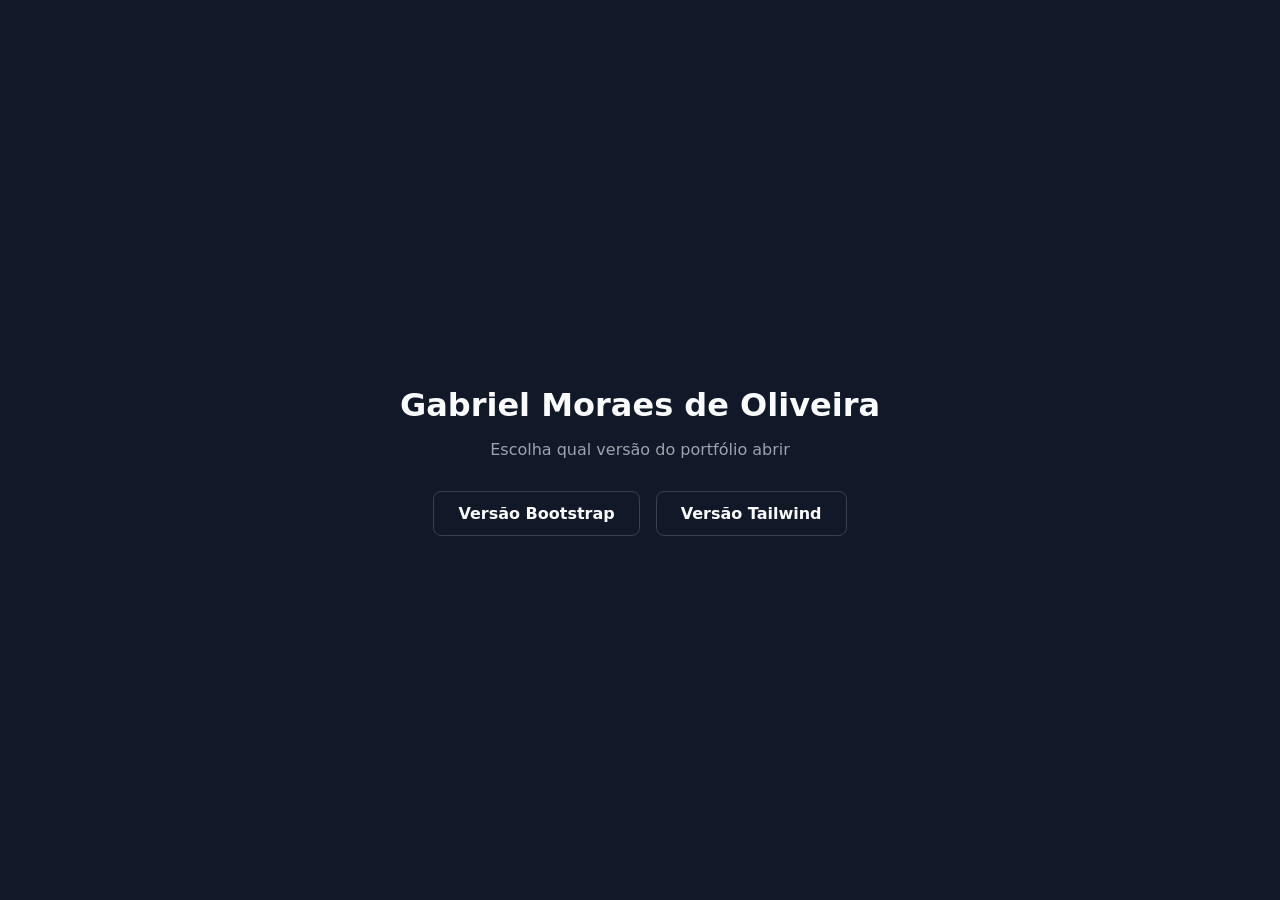
<file: index.html>
<!DOCTYPE html>
<html lang="pt-BR">
    <head>
        <meta charset="utf-8">
        <meta name="viewport" content="width=device-width, initial-scale=1.0">
        <title>Gabriel Moraes de Oliveira — Portfólio</title>
        <style>
            body {
                margin: 0;
                min-height: 100vh;
                display: flex;
                align-items: center;
                justify-content: center;
                background: #111827;
                color: #f9fafb;
                font-family: system-ui, -apple-system, "Segoe UI", sans-serif;
            }
            main {
                text-align: center;
                padding: 2rem;
            }
            h1 {
                margin-bottom: 0.5rem;
            }
            p {
                color: #9ca3af;
                margin-bottom: 2rem;
            }
            .links {
                display: flex;
                gap: 1rem;
                justify-content: center;
                flex-wrap: wrap;
            }
            .links a {
                display: inline-flex;
                align-items: center;
                gap: 0.5rem;
                padding: 0.75rem 1.5rem;
                border-radius: 0.5rem;
                text-decoration: none;
                font-weight: 600;
                border: 1px solid #374151;
                color: #f9fafb;
                transition: background 0.15s ease;
            }
            .links a:hover {
                background: #1f2937;
            }
        </style>
    </head>
    <body>
        <main>
            <h1>Gabriel Moraes de Oliveira</h1>
            <p>Escolha qual versão do portfólio abrir</p>
            <div class="links">
                <a href="bootstrap/index.html">Versão Bootstrap</a>
                <a href="tailwind/index.html">Versão Tailwind</a>
            </div>
        </main>
    </body>
</html>
</file>
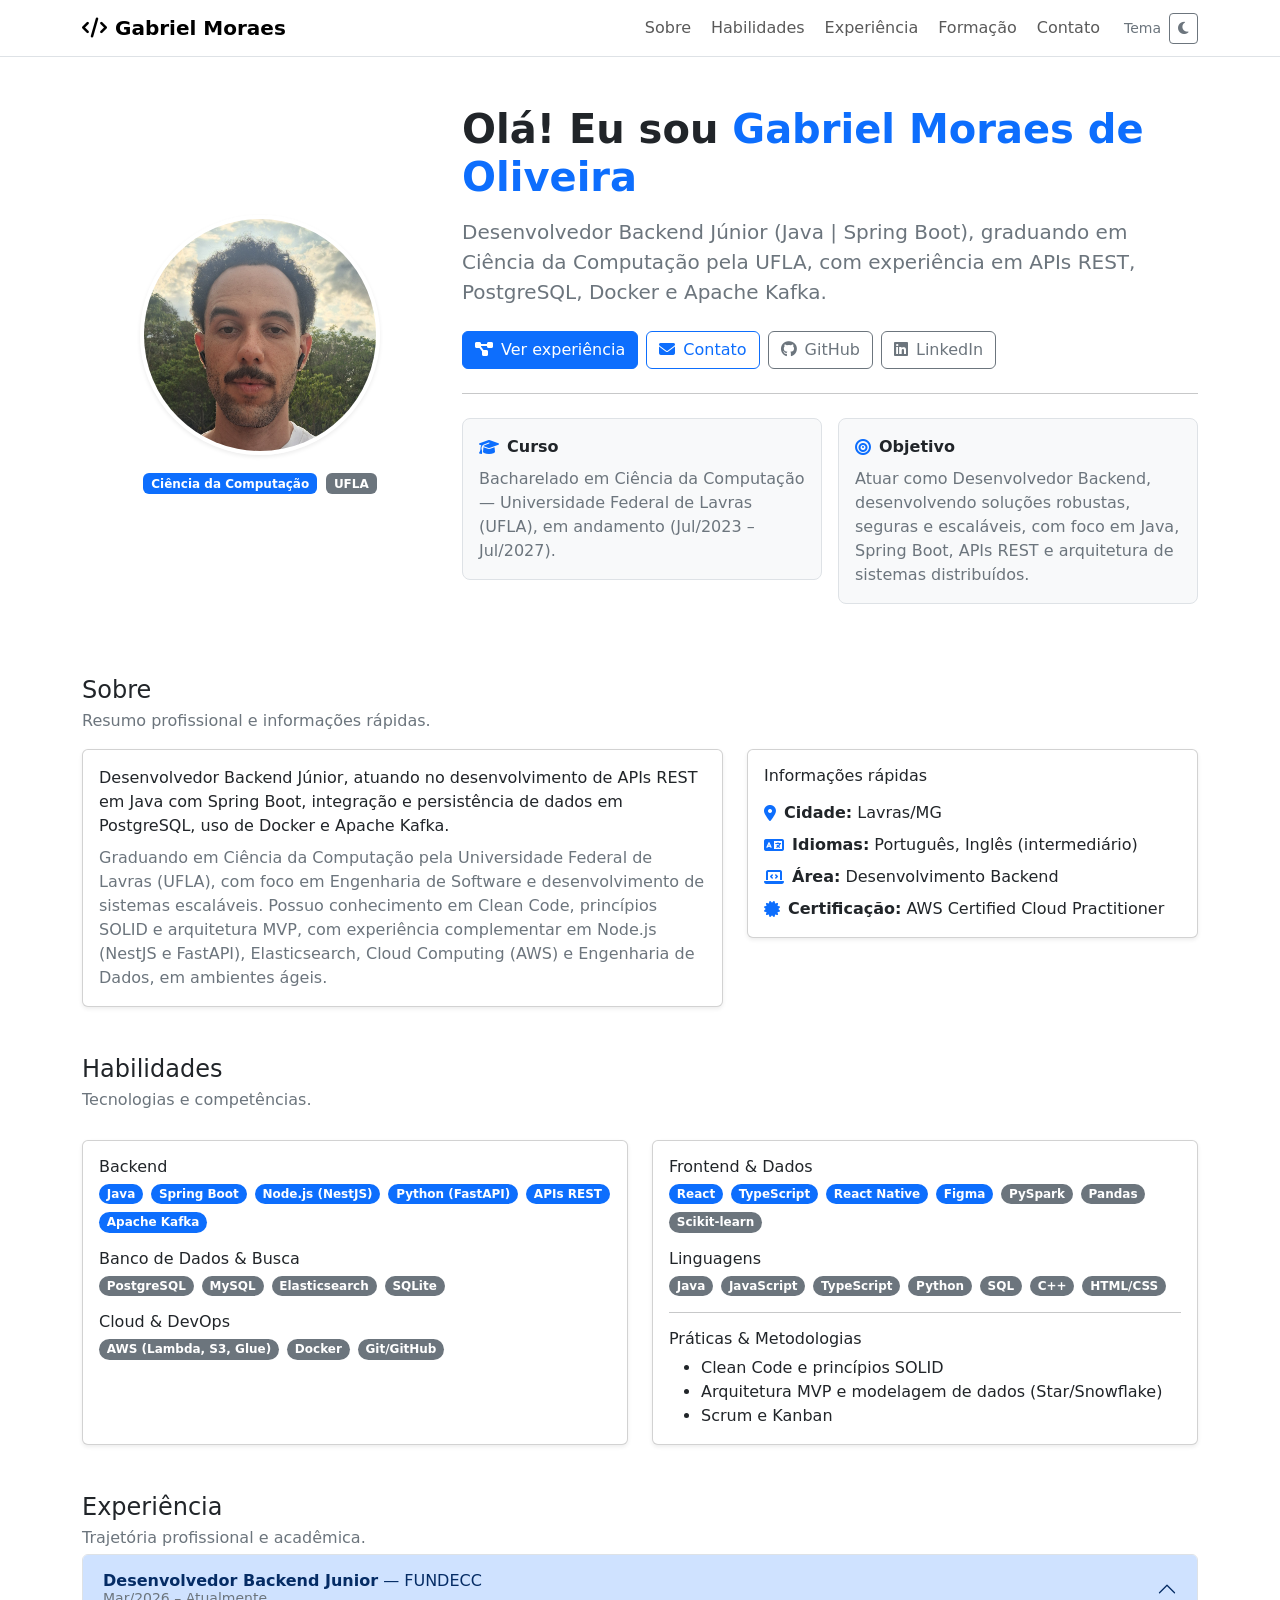
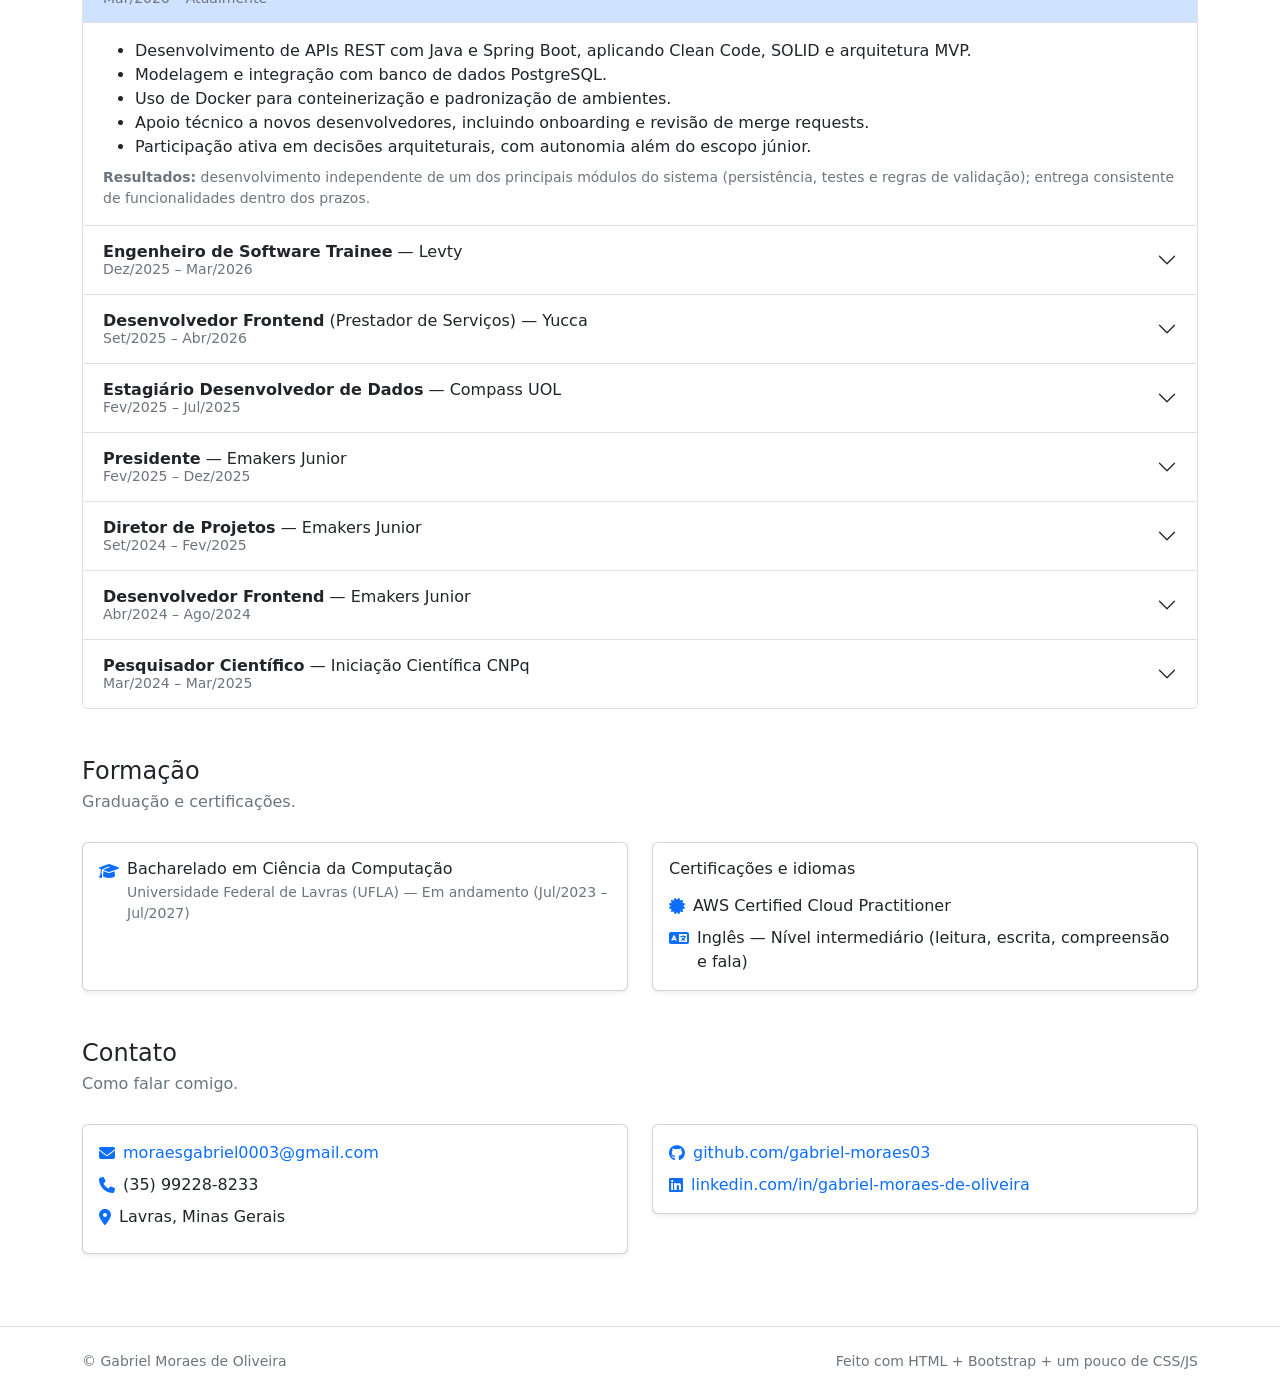
<file: bootstrap/index.html>
<!DOCTYPE html>
<html lang="pt-BR" data-bs-theme="light">
    <head>
        <meta charset="utf-8">
        <meta name="viewport" content="width=device-width, initial-scale=1.0">
        <title>Gabriel Moraes de Oliveira</title>

        <!-- Bootstrap 5 (CSS) -->
        <link href="https://cdn.jsdelivr.net/npm/bootstrap@5.3.3/dist/css/bootstrap.min.css" rel="stylesheet">

        <!-- Font Awesome (ícones) -->
        <link rel="stylesheet" href="https://cdnjs.cloudflare.com/ajax/libs/font-awesome/6.5.0/css/all.min.css">

        <!-- CSS do projeto (externo) -->
        <link rel="stylesheet" href="assets/css/styles.css">
    </head>
    <body class="bg-body">
        <!-- Navbar -->
        <nav class="navbar navbar-expand-lg border-bottom bg-body sticky-top">
            <div class="container">
                <a class="navbar-brand fw-semibold" href="#top">
                    <i class="fa-solid fa-code me-2"></i>Gabriel Moraes
                </a>
                <button class="navbar-toggler" type="button" data-bs-toggle="collapse" data-bs-target="#navContent">
                    <span class="navbar-toggler-icon"></span>
                </button>
                <div class="collapse navbar-collapse" id="navContent">
                    <ul class="navbar-nav ms-auto gap-lg-1">
                        <li class="nav-item"><a class="nav-link" href="#sobre">Sobre</a></li>
                        <li class="nav-item"><a class="nav-link" href="#habilidades">Habilidades</a></li>
                        <li class="nav-item"><a class="nav-link" href="#experiencia">Experiência</a></li>
                        <li class="nav-item"><a class="nav-link" href="#formacao">Formação</a></li>
                        <li class="nav-item"><a class="nav-link" href="#contato">Contato</a></li>
                    </ul>
                    <div class="ms-lg-3 d-flex align-items-center gap-2 py-2 py-lg-0">
                        <span class="small text-secondary d-none d-lg-inline">Tema</span>
                        <button id="themeToggle" class="btn btn-outline-secondary btn-sm" type="button">
                            <i class="fa-solid fa-moon"></i>
                        </button>
                    </div>
                </div>
            </div>
        </nav>

        <!-- Header / Informações Básicas -->
        <header id="top" class="py-5">
            <div class="container">
                <div class="row align-items-center g-4">
                    <div class="col-12 col-lg-4 text-center">
                        <img class="profile-img shadow-sm" src="assets/img/20260913_163206.jpg.jpeg" alt="Foto de perfil de Gabriel Moraes">
                        <div class="mt-3">
                            <span class="badge text-bg-primary me-1">Ciência da Computação</span>
                            <span class="badge text-bg-secondary">UFLA</span>
                        </div>
                    </div>
                    <div class="col-12 col-lg-8">
                        <h1 class="display-6 fw-semibold mb-3">
                            Olá! Eu sou <span class="text-primary">Gabriel Moraes de Oliveira</span>
                        </h1>
                        <p class="lead text-secondary mb-4">
                            Desenvolvedor Backend Júnior (Java | Spring Boot), graduando em Ciência da Computação pela UFLA,
                            com experiência em APIs REST, PostgreSQL, Docker e Apache Kafka.
                        </p>
                        <div class="d-flex flex-wrap gap-2">
                            <a class="btn btn-primary" href="#experiencia">
                                <i class="fa-solid fa-diagram-project me-2"></i>Ver experiência
                            </a>
                            <a class="btn btn-outline-primary" href="#contato">
                                <i class="fa-solid fa-envelope me-2"></i>Contato
                            </a>
                            <a class="btn btn-outline-secondary" href="https://github.com/gabriel-moraes03" target="_blank">
                                <i class="fa-brands fa-github me-2"></i>GitHub
                            </a>
                            <a class="btn btn-outline-secondary" href="https://www.linkedin.com/in/gabriel-moraes-de-oliveira" target="_blank">
                                <i class="fa-brands fa-linkedin me-2"></i>LinkedIn
                            </a>
                        </div>
                        <hr class="my-4">
                        <div class="row g-3">
                            <div class="col-12 col-md-6">
                                <div class="p-3 rounded-3 border bg-body-tertiary">
                                    <div class="d-flex align-items-center gap-2 mb-2">
                                        <i class="fa-solid fa-graduation-cap text-primary"></i>
                                        <strong>Curso</strong>
                                    </div>
                                    <p class="mb-0 text-secondary">
                                        Bacharelado em Ciência da Computação — Universidade Federal de Lavras (UFLA), em andamento (Jul/2023 – Jul/2027).
                                    </p>
                                </div>
                            </div>
                            <div class="col-12 col-md-6">
                                <div class="p-3 rounded-3 border bg-body-tertiary">
                                    <div class="d-flex align-items-center gap-2 mb-2">
                                        <i class="fa-solid fa-bullseye text-primary"></i>
                                        <strong>Objetivo</strong>
                                    </div>
                                    <p class="mb-0 text-secondary">
                                        Atuar como Desenvolvedor Backend, desenvolvendo soluções robustas, seguras e escaláveis, com foco em Java, Spring Boot, APIs REST e arquitetura de sistemas distribuídos.
                                    </p>
                                </div>
                            </div>
                        </div>
                    </div>
                </div>
            </div>
        </header>

        <main class="pb-5">
            <!-- Sobre -->
            <section id="sobre" class="py-4">
                <div class="container">
                    <div class="mb-3">
                        <h2 class="h4 mb-1">Sobre</h2>
                        <p class="text-secondary mb-0">Resumo profissional e informações rápidas.</p>
                    </div>
                    <div class="row g-4">
                        <div class="col-12 col-lg-7">
                            <div class="card shadow-sm">
                                <div class="card-body">
                                    <p class="mb-2">
                                        Desenvolvedor Backend Júnior, atuando no desenvolvimento de APIs REST em Java com Spring Boot,
                                        integração e persistência de dados em PostgreSQL, uso de Docker e Apache Kafka.
                                    </p>
                                    <p class="mb-0 text-secondary">
                                        Graduando em Ciência da Computação pela Universidade Federal de Lavras (UFLA), com foco em Engenharia
                                        de Software e desenvolvimento de sistemas escaláveis. Possuo conhecimento em Clean Code, princípios
                                        SOLID e arquitetura MVP, com experiência complementar em Node.js (NestJS e FastAPI), Elasticsearch,
                                        Cloud Computing (AWS) e Engenharia de Dados, em ambientes ágeis.
                                    </p>
                                </div>
                            </div>
                        </div>
                        <div class="col-12 col-lg-5">
                            <div class="card shadow-sm">
                                <div class="card-body">
                                    <h3 class="h6 mb-3">Informações rápidas</h3>
                                    <ul class="list-unstyled mb-0">
                                        <li class="d-flex gap-2 mb-2">
                                            <i class="fa-solid fa-location-dot text-primary mt-1"></i>
                                            <div><strong>Cidade:</strong> Lavras/MG</div>
                                        </li>
                                        <li class="d-flex gap-2 align-items-start mb-2">
                                            <i class="fa-solid fa-language mt-1 text-primary"></i>
                                            <div><strong>Idiomas:</strong> Português, Inglês (intermediário)</div>
                                        </li>
                                        <li class="d-flex gap-2 align-items-start mb-2">
                                            <i class="fa-solid fa-laptop-code text-primary mt-1"></i>
                                            <div><strong>Área:</strong> Desenvolvimento Backend</div>
                                        </li>
                                        <li class="d-flex gap-2">
                                            <i class="fa-solid fa-certificate text-primary mt-1"></i>
                                            <div><strong>Certificação:</strong> AWS Certified Cloud Practitioner</div>
                                        </li>
                                    </ul>
                                </div>
                            </div>
                        </div>
                    </div>
                </div>
            </section>
            <!-- Habilidades -->
            <section id="habilidades" class="py-4">
                <div class="container">
                    <div class="section-title">
                        <h2 class="h4 mb-1">Habilidades</h2>
                        <p class="text-secondary mb-0">Tecnologias e competências.</p>
                    </div>
                    <div class="row g-4 mt-1">
                        <div class="col-12 col-lg-6">
                            <div class="card shadow-sm h-100">
                                <div class="card-body">
                                    <h3 class="h6">Backend</h3>
                                    <div class="d-flex flex-wrap gap-2 mb-3">
                                        <span class="badge rounded-pill text-bg-primary">Java</span>
                                        <span class="badge rounded-pill text-bg-primary">Spring Boot</span>
                                        <span class="badge rounded-pill text-bg-primary">Node.js (NestJS)</span>
                                        <span class="badge rounded-pill text-bg-primary">Python (FastAPI)</span>
                                        <span class="badge rounded-pill text-bg-primary">APIs REST</span>
                                        <span class="badge rounded-pill text-bg-primary">Apache Kafka</span>
                                    </div>
                                    <h3 class="h6">Banco de Dados &amp; Busca</h3>
                                    <div class="d-flex flex-wrap gap-2 mb-3">
                                        <span class="badge rounded-pill text-bg-secondary">PostgreSQL</span>
                                        <span class="badge rounded-pill text-bg-secondary">MySQL</span>
                                        <span class="badge rounded-pill text-bg-secondary">Elasticsearch</span>
                                        <span class="badge rounded-pill text-bg-secondary">SQLite</span>
                                    </div>
                                    <h3 class="h6">Cloud &amp; DevOps</h3>
                                    <div class="d-flex flex-wrap gap-2">
                                        <span class="badge rounded-pill text-bg-secondary">AWS (Lambda, S3, Glue)</span>
                                        <span class="badge rounded-pill text-bg-secondary">Docker</span>
                                        <span class="badge rounded-pill text-bg-secondary">Git/GitHub</span>
                                    </div>
                                </div>
                            </div>
                        </div>
                        <div class="col-12 col-lg-6">
                            <div class="card shadow-sm h-100">
                                <div class="card-body">
                                    <h3 class="h6">Frontend &amp; Dados</h3>
                                    <div class="d-flex flex-wrap gap-2 mb-3">
                                        <span class="badge rounded-pill text-bg-primary">React</span>
                                        <span class="badge rounded-pill text-bg-primary">TypeScript</span>
                                        <span class="badge rounded-pill text-bg-primary">React Native</span>
                                        <span class="badge rounded-pill text-bg-primary">Figma</span>
                                        <span class="badge rounded-pill text-bg-secondary">PySpark</span>
                                        <span class="badge rounded-pill text-bg-secondary">Pandas</span>
                                        <span class="badge rounded-pill text-bg-secondary">Scikit-learn</span>
                                    </div>
                                    <h3 class="h6">Linguagens</h3>
                                    <div class="d-flex flex-wrap gap-2 mb-3">
                                        <span class="badge rounded-pill text-bg-secondary">Java</span>
                                        <span class="badge rounded-pill text-bg-secondary">JavaScript</span>
                                        <span class="badge rounded-pill text-bg-secondary">TypeScript</span>
                                        <span class="badge rounded-pill text-bg-secondary">Python</span>
                                        <span class="badge rounded-pill text-bg-secondary">SQL</span>
                                        <span class="badge rounded-pill text-bg-secondary">C++</span>
                                        <span class="badge rounded-pill text-bg-secondary">HTML/CSS</span>
                                    </div>
                                    <hr>
                                    <h3 class="h6">Práticas &amp; Metodologias</h3>
                                    <ul class="mb-0">
                                        <li>Clean Code e princípios SOLID</li>
                                        <li>Arquitetura MVP e modelagem de dados (Star/Snowflake)</li>
                                        <li>Scrum e Kanban</li>
                                    </ul>
                                </div>
                            </div>
                        </div>
                    </div>
                </div>
            </section>
            <!-- Experiência -->
            <section id="experiencia" class="py-4">
                <div class="container">
                    <div class="section-title">
                        <h2 class="h4 mb-1">Experiência</h2>
                        <p class="text-secondary mb-0">Trajetória profissional e acadêmica.</p>
                    </div>
                    <div class="accordion mt-1" id="experienciaAccordion">
                        <div class="accordion-item">
                            <h3 class="accordion-header">
                                <button class="accordion-button" type="button" data-bs-toggle="collapse" data-bs-target="#exp1">
                                    <div>
                                        <strong>Desenvolvedor Backend Junior</strong> — FUNDECC
                                        <div class="small text-secondary">Mar/2026 – Atualmente</div>
                                    </div>
                                </button>
                            </h3>
                            <div id="exp1" class="accordion-collapse collapse show" data-bs-parent="#experienciaAccordion">
                                <div class="accordion-body">
                                    <ul class="mb-2">
                                        <li>Desenvolvimento de APIs REST com Java e Spring Boot, aplicando Clean Code, SOLID e arquitetura MVP.</li>
                                        <li>Modelagem e integração com banco de dados PostgreSQL.</li>
                                        <li>Uso de Docker para conteinerização e padronização de ambientes.</li>
                                        <li>Apoio técnico a novos desenvolvedores, incluindo onboarding e revisão de merge requests.</li>
                                        <li>Participação ativa em decisões arquiteturais, com autonomia além do escopo júnior.</li>
                                    </ul>
                                    <p class="mb-0 text-secondary small"><strong>Resultados:</strong> desenvolvimento independente de um dos principais módulos do sistema (persistência, testes e regras de validação); entrega consistente de funcionalidades dentro dos prazos.</p>
                                </div>
                            </div>
                        </div>
                        <div class="accordion-item">
                            <h3 class="accordion-header">
                                <button class="accordion-button collapsed" type="button" data-bs-toggle="collapse" data-bs-target="#exp2">
                                    <div>
                                        <strong>Engenheiro de Software Trainee</strong> — Levty
                                        <div class="small text-secondary">Dez/2025 – Mar/2026</div>
                                    </div>
                                </button>
                            </h3>
                            <div id="exp2" class="accordion-collapse collapse" data-bs-parent="#experienciaAccordion">
                                <div class="accordion-body">
                                    <ul class="mb-2">
                                        <li>Atuação consultiva junto a clientes e stakeholders, levantamento de requisitos e análise de negócios.</li>
                                        <li>Desenvolvimento e customização de soluções na plataforma SYDLE ONE (JavaScript, Elasticsearch, APIs REST).</li>
                                        <li>Interface entre as áreas de negócio e desenvolvimento.</li>
                                    </ul>
                                    <p class="mb-0 text-secondary small"><strong>Resultados:</strong> desenvolvimento independente de uma POC para um projeto recém-iniciado, um mês após entrada no time.</p>
                                </div>
                            </div>
                        </div>
                        <div class="accordion-item">
                            <h3 class="accordion-header">
                                <button class="accordion-button collapsed" type="button" data-bs-toggle="collapse" data-bs-target="#exp3">
                                    <div>
                                        <strong>Desenvolvedor Frontend</strong> (Prestador de Serviços) — Yucca
                                        <div class="small text-secondary">Set/2025 – Abr/2026</div>
                                    </div>
                                </button>
                            </h3>
                            <div id="exp3" class="accordion-collapse collapse" data-bs-parent="#experienciaAccordion">
                                <div class="accordion-body">
                                    <ul class="mb-2">
                                        <li>Desenvolvimento e evolução de interfaces em React e TypeScript, como único desenvolvedor frontend da startup.</li>
                                        <li>Participação em todo o ciclo do produto, da concepção à integração com APIs.</li>
                                        <li>Uso estratégico de IA (Claude) para acelerar entregas e manter código limpo e escalável.</li>
                                    </ul>
                                    <p class="mb-0 text-secondary small"><strong>Resultados:</strong> desenvolvimento completo da primeira versão do projeto do principal cliente da empresa.</p>
                                </div>
                            </div>
                        </div>
                        <div class="accordion-item">
                            <h3 class="accordion-header">
                                <button class="accordion-button collapsed" type="button" data-bs-toggle="collapse" data-bs-target="#exp4">
                                    <div>
                                        <strong>Estagiário Desenvolvedor de Dados</strong> — Compass UOL
                                        <div class="small text-secondary">Fev/2025 – Jul/2025</div>
                                    </div>
                                </button>
                            </h3>
                            <div id="exp4" class="accordion-collapse collapse" data-bs-parent="#experienciaAccordion">
                                <div class="accordion-body">
                                    <ul class="mb-2">
                                        <li>Desenvolvimento de pipelines de ETL com Python, SQL e PySpark.</li>
                                        <li>Modelagem de Data Warehouses (Star Schema e Snowflake).</li>
                                        <li>Análises exploratórias com Pandas e NumPy e visualizações com AWS QuickSight.</li>
                                        <li>Implementação de arquiteturas serverless na AWS (Glue, Lambda, S3).</li>
                                    </ul>
                                </div>
                            </div>
                        </div>
                        <div class="accordion-item">
                            <h3 class="accordion-header">
                                <button class="accordion-button collapsed" type="button" data-bs-toggle="collapse" data-bs-target="#exp5">
                                    <div>
                                        <strong>Presidente</strong> — Emakers Junior
                                        <div class="small text-secondary">Fev/2025 – Dez/2025</div>
                                    </div>
                                </button>
                            </h3>
                            <div id="exp5" class="accordion-collapse collapse" data-bs-parent="#experienciaAccordion">
                                <div class="accordion-body">
                                    <ul class="mb-2">
                                        <li>Liderança estratégica e institucional, planejamento e relacionamento com clientes e parceiros.</li>
                                        <li>Supervisão técnica do desenvolvimento com Java e Spring Boot.</li>
                                        <li>Organização da 7ª Semana de Tecnologia da Informação (SE7I) da UFLA, liderando equipe de mais de 90 pessoas.</li>
                                    </ul>
                                    <p class="mb-0 text-secondary small"><strong>Resultados:</strong> expansão da empresa júnior de 20 para 47 membros; SE7I com cerca de 200 participantes, gerando contratações.</p>
                                </div>
                            </div>
                        </div>
                        <div class="accordion-item">
                            <h3 class="accordion-header">
                                <button class="accordion-button collapsed" type="button" data-bs-toggle="collapse" data-bs-target="#exp6">
                                    <div>
                                        <strong>Diretor de Projetos</strong> — Emakers Junior
                                        <div class="small text-secondary">Set/2024 – Fev/2025</div>
                                    </div>
                                </button>
                            </h3>
                            <div id="exp6" class="accordion-collapse collapse" data-bs-parent="#experienciaAccordion">
                                <div class="accordion-body">
                                    <ul class="mb-0">
                                        <li>Gestão de projetos e supervisão de squads de desenvolvimento.</li>
                                        <li>Arquitetura de soluções e levantamento de requisitos junto a clientes.</li>
                                        <li>Apoio comercial em negociações e mentoria técnica de desenvolvedores.</li>
                                    </ul>
                                </div>
                            </div>
                        </div>
                        <div class="accordion-item">
                            <h3 class="accordion-header">
                                <button class="accordion-button collapsed" type="button" data-bs-toggle="collapse" data-bs-target="#exp7">
                                    <div>
                                        <strong>Desenvolvedor Frontend</strong> — Emakers Junior
                                        <div class="small text-secondary">Abr/2024 – Ago/2024</div>
                                    </div>
                                </button>
                            </h3>
                            <div id="exp7" class="accordion-collapse collapse" data-bs-parent="#experienciaAccordion">
                                <div class="accordion-body">
                                    <ul class="mb-0">
                                        <li>Desenvolvimento de interfaces responsivas em React, com foco em UX/UI.</li>
                                        <li>Implementação de layouts a partir de protótipos no Figma.</li>
                                        <li>Colaboração com equipes multidisciplinares.</li>
                                    </ul>
                                </div>
                            </div>
                        </div>
                        <div class="accordion-item">
                            <h3 class="accordion-header">
                                <button class="accordion-button collapsed" type="button" data-bs-toggle="collapse" data-bs-target="#exp8">
                                    <div>
                                        <strong>Pesquisador Científico</strong> — Iniciação Científica CNPq
                                        <div class="small text-secondary">Mar/2024 – Mar/2025</div>
                                    </div>
                                </button>
                            </h3>
                            <div id="exp8" class="accordion-collapse collapse" data-bs-parent="#experienciaAccordion">
                                <div class="accordion-body">
                                    <ul class="mb-2">
                                        <li>Análise e processamento de dados com Python, Pandas, NumPy e Matplotlib.</li>
                                        <li>Implementação e avaliação de algoritmos de Machine Learning (K-Means e KNN).</li>
                                        <li>Desenvolvimento de funcionalidades mobile em React Native integradas ao backend.</li>
                                    </ul>
                                    <p class="mb-0 text-secondary small"><strong>Resultados:</strong> software para avaliação de desempenho de ciclistas, registrado no INPI, com validação científica e por usuários.</p>
                                </div>
                            </div>
                        </div>
                    </div>
                </div>
            </section>
            <!-- Formação -->
            <section id="formacao" class="py-4">
                <div class="container">
                    <div class="section-title">
                        <h2 class="h4 mb-1">Formação</h2>
                        <p class="text-secondary mb-0">Graduação e certificações.</p>
                    </div>
                    <div class="row g-4 mt-1">
                        <div class="col-12 col-lg-6">
                            <div class="card shadow-sm h-100">
                                <div class="card-body">
                                    <div class="d-flex align-items-start gap-2 mb-2">
                                        <i class="fa-solid fa-graduation-cap text-primary mt-1"></i>
                                        <div>
                                            <h3 class="h6 mb-1">Bacharelado em Ciência da Computação</h3>
                                            <p class="text-secondary small mb-0">Universidade Federal de Lavras (UFLA) — Em andamento (Jul/2023 – Jul/2027)</p>
                                        </div>
                                    </div>
                                </div>
                            </div>
                        </div>
                        <div class="col-12 col-lg-6">
                            <div class="card shadow-sm h-100">
                                <div class="card-body">
                                    <h3 class="h6 mb-3">Certificações e idiomas</h3>
                                    <ul class="list-unstyled mb-0">
                                        <li class="d-flex gap-2 mb-2">
                                            <i class="fa-solid fa-certificate text-primary mt-1"></i>
                                            <div>AWS Certified Cloud Practitioner</div>
                                        </li>
                                        <li class="d-flex gap-2">
                                            <i class="fa-solid fa-language text-primary mt-1"></i>
                                            <div>Inglês — Nível intermediário (leitura, escrita, compreensão e fala)</div>
                                        </li>
                                    </ul>
                                </div>
                            </div>
                        </div>
                    </div>
                </div>
            </section>
            <!-- Contato -->
            <section id="contato" class="py-4">
                <div class="container">
                    <div class="section-title">
                        <h2 class="h4 mb-1">Contato</h2>
                        <p class="text-secondary mb-0">Como falar comigo.</p>
                    </div>
                    <div class="row g-4 mt-1">
                        <div class="col-12 col-lg-6">
                            <div class="card shadow-sm">
                                <div class="card-body">
                                    <ul class="list-unstyled mb-0">
                                        <li class="d-flex gap-2 align-items-center mb-2">
                                            <i class="fa-solid fa-envelope text-primary"></i>
                                            <a class="link-underline link-underline-opacity-0" href="mailto:moraesgabriel0003@gmail.com">
                                                moraesgabriel0003@gmail.com
                                            </a>
                                        </li>
                                        <li class="d-flex gap-2 align-items-center mb-2">
                                            <i class="fa-solid fa-phone text-primary"></i>
                                            <span>(35) 99228-8233</span>
                                        </li>
                                        <li class="d-flex gap-2 align-items-center mb-2">
                                            <i class="fa-solid fa-location-dot text-primary"></i>
                                            <span>Lavras, Minas Gerais</span>
                                        </li>
                                    </ul>
                                </div>
                            </div>
                        </div>
                        <div class="col-12 col-lg-6">
                            <div class="card shadow-sm">
                                <div class="card-body">
                                    <ul class="list-unstyled mb-0">
                                        <li class="d-flex gap-2 align-items-center mb-2">
                                            <i class="fa-brands fa-github text-primary"></i>
                                            <a class="link-underline link-underline-opacity-0" href="https://github.com/gabriel-moraes03" target="_blank" rel="noreferrer">
                                                github.com/gabriel-moraes03
                                            </a>
                                        </li>
                                        <li class="d-flex gap-2 align-items-center">
                                            <i class="fa-brands fa-linkedin text-primary"></i>
                                            <a class="link-underline link-underline-opacity-0" href="https://www.linkedin.com/in/gabriel-moraes-de-oliveira" target="_blank" rel="noreferrer">
                                                linkedin.com/in/gabriel-moraes-de-oliveira
                                            </a>
                                        </li>
                                    </ul>
                                </div>
                            </div>
                        </div>
                    </div>
                </div>
            </section>
        </main>

        <!-- Rodapé da Página -->
        <footer class="border-top py-4">
            <div class="container d-flex flex-column flex-md-row justify-content-between gap-2">
                <small class="text-secondary">© <span id="year"></span> Gabriel Moraes de Oliveira</small>
                <small class="text-secondary">Feito com HTML + Bootstrap + um pouco de CSS/JS</small>
            </div>
        </footer>

        <!-- Bootstrap JS (necessário para navbar colapsável) -->
        <script src="https://cdn.jsdelivr.net/npm/bootstrap@5.3.3/dist/js/bootstrap.bundle.min.js"></script>

        <!-- JS do projeto -->
        <script src="assets/js/script.js"></script>
    </body>
</html>
</file>
<file: bootstrap/assets/css/styles.css>
.profile-img {
    width: 240px;
    height: 240px;
    object-fit: cover;
    border-radius: 999px;
    border: 4px solid rgba(255, 255, 255, 0.7);
}

section {
    scroll-margin-top: 90px;
}
</file>
